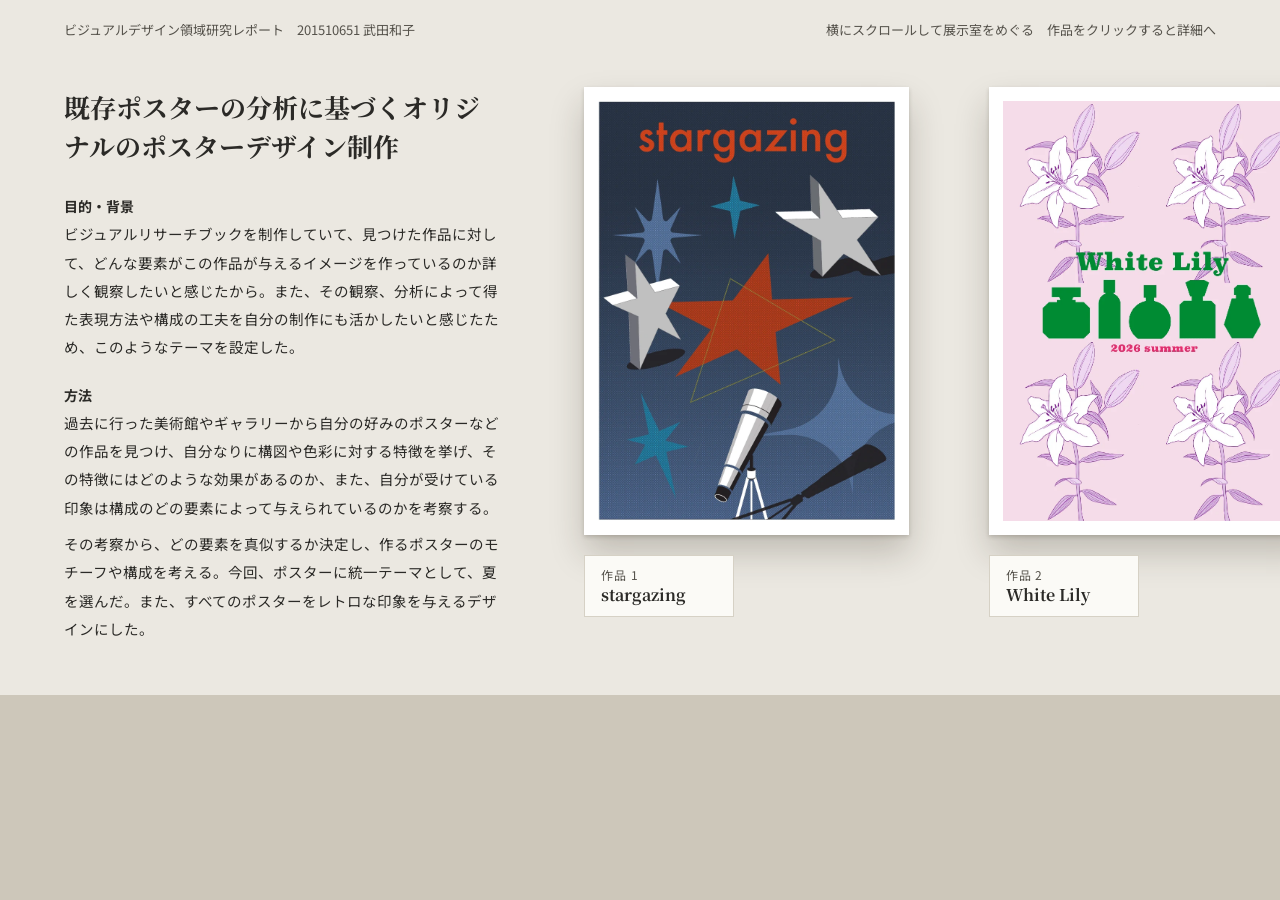
<file: index.html>
<!doctype html>
<html lang="ja">
<head>
<meta charset="utf-8">
<meta name="viewport" content="width=device-width, initial-scale=1">
<title>既存ポスターの分析に基づくオリジナルのポスターデザイン制作</title>
<link rel="preconnect" href="https://fonts.googleapis.com">
<link rel="preconnect" href="https://fonts.gstatic.com" crossorigin>
<link href="https://fonts.googleapis.com/css2?family=Noto+Sans+JP:wght@400;700&amp;family=Noto+Serif+JP:wght@400;700&amp;display=swap" rel="stylesheet">
<link rel="stylesheet" href="style.css">
</head>
<body>
<div class="wall">
  <div class="topline">
    <span>ビジュアルデザイン領域研究レポート　201510651 武田和子</span>
    <span>横にスクロールして展示室をめぐる　作品をクリックすると詳細へ</span>
  </div>
  <main class="rail">
    <section class="panel">
      <h1 class="serif">既存ポスターの分析に基づくオリジナルのポスターデザイン制作</h1>
      <h2>目的・背景</h2>
      <p>ビジュアルリサーチブックを制作していて、見つけた作品に対して、どんな要素がこの作品が与えるイメージを作っているのか詳しく観察したいと感じたから。また、その観察、分析によって得た表現方法や構成の工夫を自分の制作にも活かしたいと感じたため、このようなテーマを設定した。</p>
      <h2>方法</h2>
      <p class="tight">過去に行った美術館やギャラリーから自分の好みのポスターなどの作品を見つけ、自分なりに構図や色彩に対する特徴を挙げ、その特徴にはどのような効果があるのか、また、自分が受けている印象は構成のどの要素によって与えられているのかを考察する。</p>
      <p>その考察から、どの要素を真似するか決定し、作るポスターのモチーフや構成を考える。今回、ポスターに統一テーマとして、夏を選んだ。また、すべてのポスターをレトロな印象を与えるデザインにした。</p>
    </section>

    <div class="piece">
      <a class="frame" href="page1.html" aria-label="作品1 stargazing の詳細を見る"><img src="images/work1.webp" alt="作品1 stargazing"></a>
      <div class="plate"><div class="no">作品 1</div><div class="ttl serif">stargazing</div></div>
    </div>
    <div class="piece">
      <a class="frame" href="page2.html" aria-label="作品2 White Lily の詳細を見る"><img src="images/work2.webp" alt="作品2 White Lily"></a>
      <div class="plate"><div class="no">作品 2</div><div class="ttl serif">White Lily</div></div>
    </div>
    <div class="piece">
      <a class="frame" href="page3.html" aria-label="作品3 espresso の詳細を見る"><img src="images/work3.webp" alt="作品3 espresso"></a>
      <div class="plate"><div class="no">作品 3</div><div class="ttl serif">espresso</div></div>
    </div>
    <div class="piece">
      <a class="frame" href="page4.html" aria-label="作品4 COAST の詳細を見る"><img src="images/work4.webp" alt="作品4 COAST"></a>
      <div class="plate"><div class="no">作品 4</div><div class="ttl serif">COAST</div></div>
    </div>
    <div class="piece">
      <a class="frame" href="page5.html" aria-label="作品5 BLOW の詳細を見る"><img src="images/work5.webp" alt="作品5 BLOW"></a>
      <div class="plate"><div class="no">作品 5</div><div class="ttl serif">BLOW</div></div>
    </div>

    <section class="panel end">
      <h2 class="serif">考察と結論</h2>
      <p>１つ１つのポスターの構成をじっくり分析することでそのポスターが印象に残る理由や、美しく見える理由が具体的にわかり、色彩や構図が与える影響の大きさをより感じた。</p>
      <p>またその構成や表現方法を活かして自分なりのポスターを作ることで、今までの知識では考え付かなかったような構成で作品が作れるようになったため、既存の作品を観察することは重要なことだと思った。また、似た構成でも色彩が違えば印象はとても変わると感じたことから、与えたい印象によって作品を構成している要素ごとのバランスや、何を一番強調するべきかなど、作品を作る前に慎重に設計をすることが大切だと改めて感じた。</p>
      <p class="lead">→既存作品の分析は、デザインの表現方法を学ぶだけでなく、新たな発想を生み出すための有効な手段である</p>
    </section>
  </main>
  <div class="floor"></div>
</div>
</body>
</html>
</file>
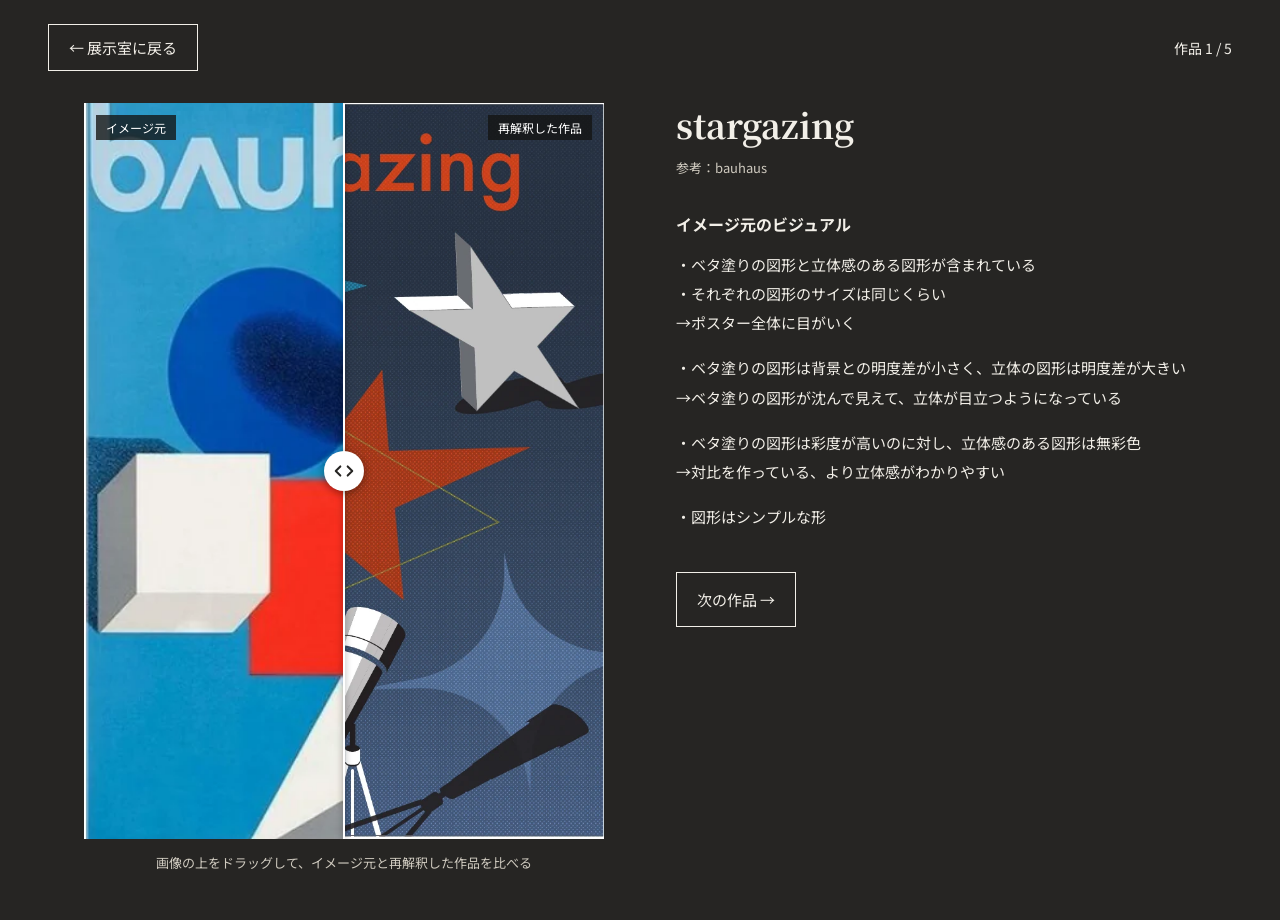
<file: page1.html>
<!doctype html>
<html lang="ja">
<head>
<meta charset="utf-8">
<meta name="viewport" content="width=device-width, initial-scale=1">
<title>作品1　stargazing</title>
<link rel="preconnect" href="https://fonts.googleapis.com">
<link rel="preconnect" href="https://fonts.gstatic.com" crossorigin>
<link href="https://fonts.googleapis.com/css2?family=Noto+Sans+JP:wght@400;700&amp;family=Noto+Serif+JP:wght@400;700&amp;display=swap" rel="stylesheet">
<link rel="stylesheet" href="style.css">
</head>
<body class="detail">
<div class="dpage">
  <div class="dbar">
    <a class="ctl" href="index.html">← 展示室に戻る</a>
    <span>作品 1 / 5</span>
  </div>
  <main class="dmain">
    <div class="stage">
      <div class="cmp">
        <img src="images/work1.webp" alt="作品1 stargazing">
        <img class="ref" src="images/ref1.webp" alt="参考にしたポスター bauhaus">
        <div class="bar"></div>
        <div class="knob"><svg width="22" height="22" viewBox="0 0 24 24" fill="none" stroke="#262523" stroke-width="2.2" stroke-linecap="round" stroke-linejoin="round" aria-hidden="true"><path d="M8 7l-5 5 5 5M16 7l5 5-5 5"/></svg></div>
        <span class="tag l">イメージ元</span>
        <span class="tag r">再解釈した作品</span>
        <input type="range" min="0" max="100" step="1" value="50" aria-label="イメージ元と再解釈した作品を比べるスライダー">
      </div>
      <p class="hint">画像の上をドラッグして、イメージ元と再解釈した作品を比べる</p>
    </div>
    <div class="info">
      <h1 class="serif">stargazing</h1>
      <p class="src">参考：bauhaus</p>
      <h2>イメージ元のビジュアル</h2>
      <p>・ベタ塗りの図形と立体感のある図形が含まれている<br>・それぞれの図形のサイズは同じくらい<br>→ポスター全体に目がいく</p>
      <p>・ベタ塗りの図形は背景との明度差が小さく、立体の図形は明度差が大きい<br>→ベタ塗りの図形が沈んで見えて、立体が目立つようになっている</p>
      <p>・ベタ塗りの図形は彩度が高いのに対し、立体感のある図形は無彩色<br>→対比を作っている、より立体感がわかりやすい</p>
      <p>・図形はシンプルな形</p>
      <div class="pager">
        <a class="ctl" href="page2.html">次の作品 →</a>
      </div>
    </div>
  </main>
</div>
<script src="script.js"></script>
</body>
</html>
</file>
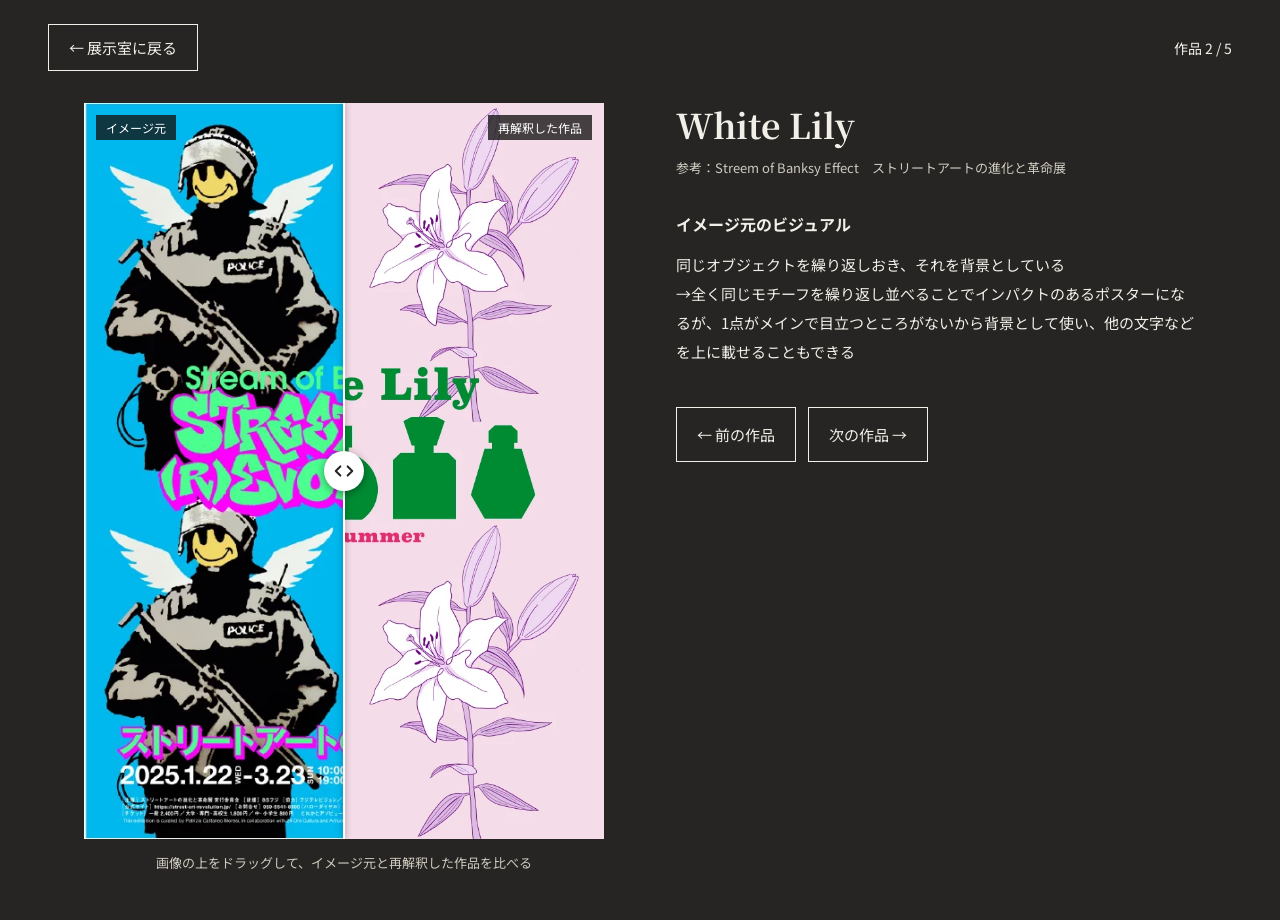
<file: page2.html>
<!doctype html>
<html lang="ja">
<head>
<meta charset="utf-8">
<meta name="viewport" content="width=device-width, initial-scale=1">
<title>作品2　White Lily</title>
<link rel="preconnect" href="https://fonts.googleapis.com">
<link rel="preconnect" href="https://fonts.gstatic.com" crossorigin>
<link href="https://fonts.googleapis.com/css2?family=Noto+Sans+JP:wght@400;700&amp;family=Noto+Serif+JP:wght@400;700&amp;display=swap" rel="stylesheet">
<link rel="stylesheet" href="style.css">
</head>
<body class="detail">
<div class="dpage">
  <div class="dbar">
    <a class="ctl" href="index.html">← 展示室に戻る</a>
    <span>作品 2 / 5</span>
  </div>
  <main class="dmain">
    <div class="stage">
      <div class="cmp">
        <img src="images/work2.webp" alt="作品2 White Lily">
        <img class="ref" src="images/ref2.webp" alt="参考にしたポスター Streem of Banksy Effect　ストリートアートの進化と革命展">
        <div class="bar"></div>
        <div class="knob"><svg width="22" height="22" viewBox="0 0 24 24" fill="none" stroke="#262523" stroke-width="2.2" stroke-linecap="round" stroke-linejoin="round" aria-hidden="true"><path d="M8 7l-5 5 5 5M16 7l5 5-5 5"/></svg></div>
        <span class="tag l">イメージ元</span>
        <span class="tag r">再解釈した作品</span>
        <input type="range" min="0" max="100" step="1" value="50" aria-label="イメージ元と再解釈した作品を比べるスライダー">
      </div>
      <p class="hint">画像の上をドラッグして、イメージ元と再解釈した作品を比べる</p>
    </div>
    <div class="info">
      <h1 class="serif">White Lily</h1>
      <p class="src">参考：Streem of Banksy Effect　ストリートアートの進化と革命展</p>
      <h2>イメージ元のビジュアル</h2>
      <p>同じオブジェクトを繰り返しおき、それを背景としている<br>→全く同じモチーフを繰り返し並べることでインパクトのあるポスターになるが、1点がメインで目立つところがないから背景として使い、他の文字などを上に載せることもできる</p>
      <div class="pager">
        <a class="ctl" href="page1.html">← 前の作品</a>
        <a class="ctl" href="page3.html">次の作品 →</a>
      </div>
    </div>
  </main>
</div>
<script src="script.js"></script>
</body>
</html>
</file>
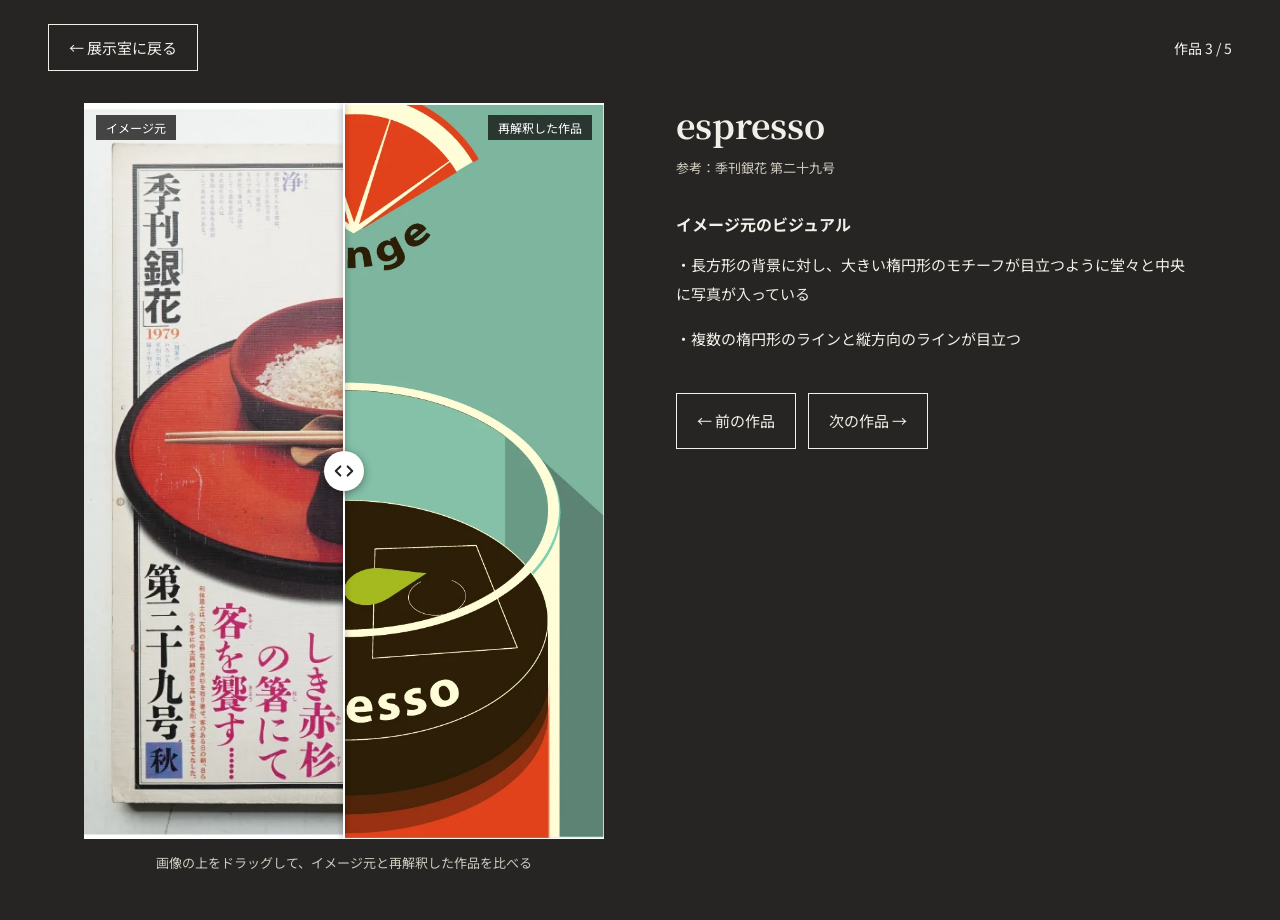
<file: page3.html>
<!doctype html>
<html lang="ja">
<head>
<meta charset="utf-8">
<meta name="viewport" content="width=device-width, initial-scale=1">
<title>作品3　espresso</title>
<link rel="preconnect" href="https://fonts.googleapis.com">
<link rel="preconnect" href="https://fonts.gstatic.com" crossorigin>
<link href="https://fonts.googleapis.com/css2?family=Noto+Sans+JP:wght@400;700&amp;family=Noto+Serif+JP:wght@400;700&amp;display=swap" rel="stylesheet">
<link rel="stylesheet" href="style.css">
</head>
<body class="detail">
<div class="dpage">
  <div class="dbar">
    <a class="ctl" href="index.html">← 展示室に戻る</a>
    <span>作品 3 / 5</span>
  </div>
  <main class="dmain">
    <div class="stage">
      <div class="cmp">
        <img src="images/work3.webp" alt="作品3 espresso">
        <img class="ref" src="images/ref3.webp" alt="参考にしたポスター 季刊銀花 第二十九号">
        <div class="bar"></div>
        <div class="knob"><svg width="22" height="22" viewBox="0 0 24 24" fill="none" stroke="#262523" stroke-width="2.2" stroke-linecap="round" stroke-linejoin="round" aria-hidden="true"><path d="M8 7l-5 5 5 5M16 7l5 5-5 5"/></svg></div>
        <span class="tag l">イメージ元</span>
        <span class="tag r">再解釈した作品</span>
        <input type="range" min="0" max="100" step="1" value="50" aria-label="イメージ元と再解釈した作品を比べるスライダー">
      </div>
      <p class="hint">画像の上をドラッグして、イメージ元と再解釈した作品を比べる</p>
    </div>
    <div class="info">
      <h1 class="serif">espresso</h1>
      <p class="src">参考：季刊銀花 第二十九号</p>
      <h2>イメージ元のビジュアル</h2>
      <p>・長方形の背景に対し、大きい楕円形のモチーフが目立つように堂々と中央に写真が入っている</p>
      <p>・複数の楕円形のラインと縦方向のラインが目立つ</p>
      <div class="pager">
        <a class="ctl" href="page2.html">← 前の作品</a>
        <a class="ctl" href="page4.html">次の作品 →</a>
      </div>
    </div>
  </main>
</div>
<script src="script.js"></script>
</body>
</html>
</file>
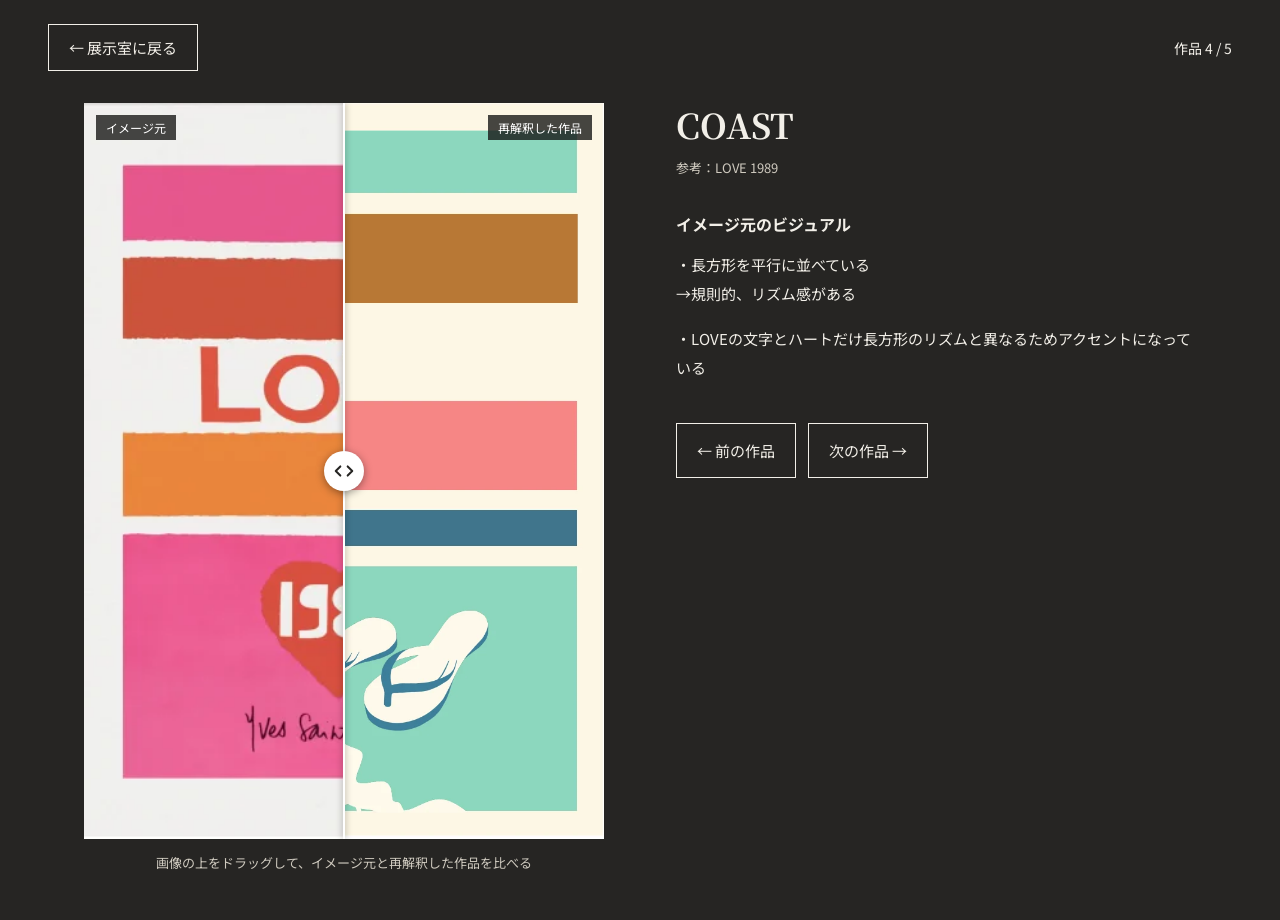
<file: page4.html>
<!doctype html>
<html lang="ja">
<head>
<meta charset="utf-8">
<meta name="viewport" content="width=device-width, initial-scale=1">
<title>作品4　COAST</title>
<link rel="preconnect" href="https://fonts.googleapis.com">
<link rel="preconnect" href="https://fonts.gstatic.com" crossorigin>
<link href="https://fonts.googleapis.com/css2?family=Noto+Sans+JP:wght@400;700&amp;family=Noto+Serif+JP:wght@400;700&amp;display=swap" rel="stylesheet">
<link rel="stylesheet" href="style.css">
</head>
<body class="detail">
<div class="dpage">
  <div class="dbar">
    <a class="ctl" href="index.html">← 展示室に戻る</a>
    <span>作品 4 / 5</span>
  </div>
  <main class="dmain">
    <div class="stage">
      <div class="cmp">
        <img src="images/work4.webp" alt="作品4 COAST">
        <img class="ref" src="images/ref4.webp" alt="参考にしたポスター LOVE 1989">
        <div class="bar"></div>
        <div class="knob"><svg width="22" height="22" viewBox="0 0 24 24" fill="none" stroke="#262523" stroke-width="2.2" stroke-linecap="round" stroke-linejoin="round" aria-hidden="true"><path d="M8 7l-5 5 5 5M16 7l5 5-5 5"/></svg></div>
        <span class="tag l">イメージ元</span>
        <span class="tag r">再解釈した作品</span>
        <input type="range" min="0" max="100" step="1" value="50" aria-label="イメージ元と再解釈した作品を比べるスライダー">
      </div>
      <p class="hint">画像の上をドラッグして、イメージ元と再解釈した作品を比べる</p>
    </div>
    <div class="info">
      <h1 class="serif">COAST</h1>
      <p class="src">参考：LOVE 1989</p>
      <h2>イメージ元のビジュアル</h2>
      <p>・長方形を平行に並べている<br>→規則的、リズム感がある</p>
      <p>・LOVEの文字とハートだけ長方形のリズムと異なるためアクセントになっている</p>
      <div class="pager">
        <a class="ctl" href="page3.html">← 前の作品</a>
        <a class="ctl" href="page5.html">次の作品 →</a>
      </div>
    </div>
  </main>
</div>
<script src="script.js"></script>
</body>
</html>
</file>
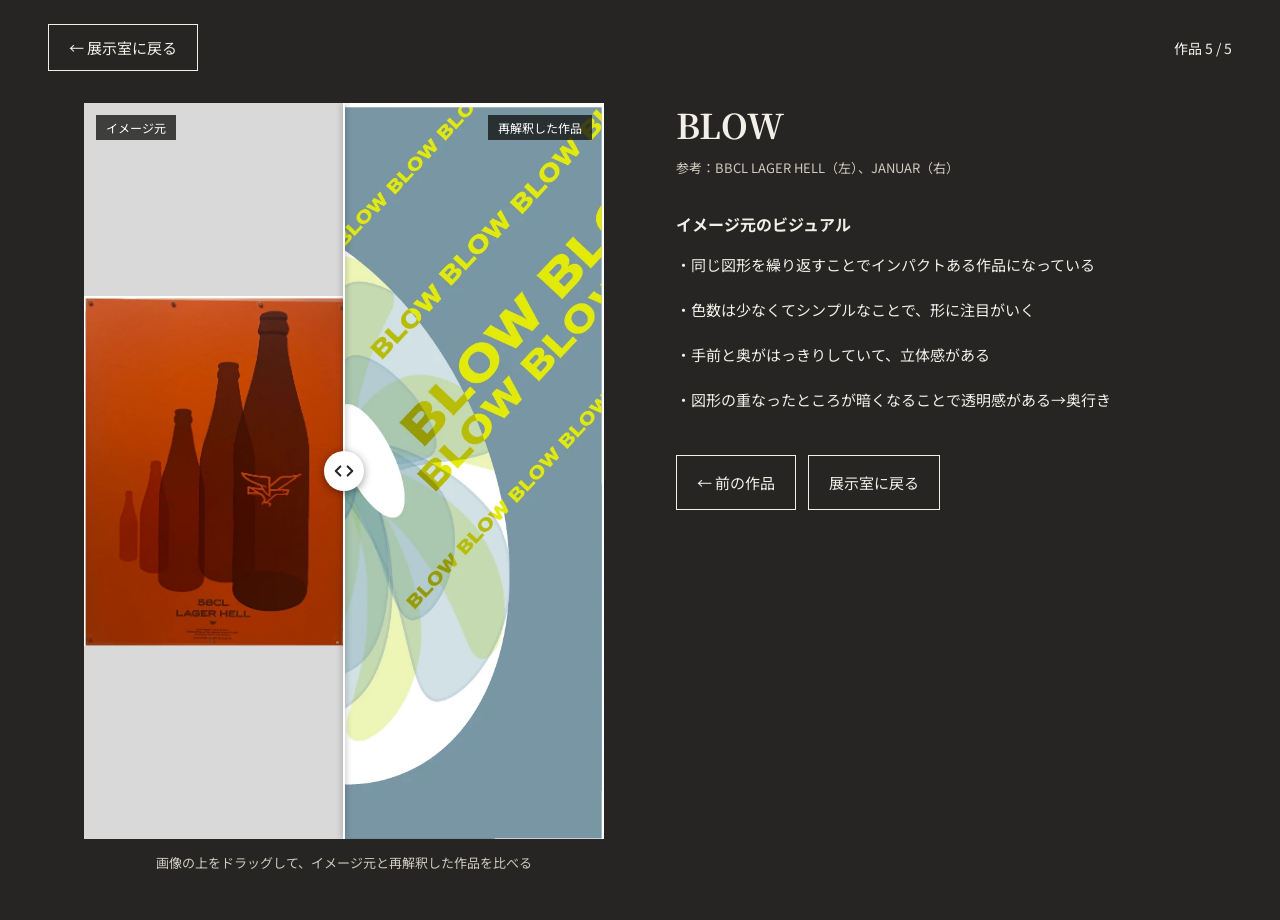
<file: page5.html>
<!doctype html>
<html lang="ja">
<head>
<meta charset="utf-8">
<meta name="viewport" content="width=device-width, initial-scale=1">
<title>作品5　BLOW</title>
<link rel="preconnect" href="https://fonts.googleapis.com">
<link rel="preconnect" href="https://fonts.gstatic.com" crossorigin>
<link href="https://fonts.googleapis.com/css2?family=Noto+Sans+JP:wght@400;700&amp;family=Noto+Serif+JP:wght@400;700&amp;display=swap" rel="stylesheet">
<link rel="stylesheet" href="style.css">
</head>
<body class="detail">
<div class="dpage">
  <div class="dbar">
    <a class="ctl" href="index.html">← 展示室に戻る</a>
    <span>作品 5 / 5</span>
  </div>
  <main class="dmain">
    <div class="stage">
      <div class="cmp contain">
        <img src="images/work5.webp" alt="作品5 BLOW">
        <img class="ref" src="images/ref5.webp" alt="参考にしたポスター 左：BBCL LAGER HELL、右：JANUAR">
        <div class="bar"></div>
        <div class="knob"><svg width="22" height="22" viewBox="0 0 24 24" fill="none" stroke="#262523" stroke-width="2.2" stroke-linecap="round" stroke-linejoin="round" aria-hidden="true"><path d="M8 7l-5 5 5 5M16 7l5 5-5 5"/></svg></div>
        <span class="tag l">イメージ元</span>
        <span class="tag r">再解釈した作品</span>
        <input type="range" min="0" max="100" step="1" value="50" aria-label="イメージ元と再解釈した作品を比べるスライダー">
      </div>
      <p class="hint">画像の上をドラッグして、イメージ元と再解釈した作品を比べる</p>
    </div>
    <div class="info">
      <h1 class="serif">BLOW</h1>
      <p class="src">参考：BBCL LAGER HELL（左）、JANUAR（右）</p>
      <h2>イメージ元のビジュアル</h2>
      <p>・同じ図形を繰り返すことでインパクトある作品になっている</p>
      <p>・色数は少なくてシンプルなことで、形に注目がいく</p>
      <p>・手前と奥がはっきりしていて、立体感がある</p>
      <p>・図形の重なったところが暗くなることで透明感がある→奥行き</p>
      <div class="pager">
        <a class="ctl" href="page4.html">← 前の作品</a>
        <a class="ctl" href="index.html">展示室に戻る</a>
      </div>
    </div>
  </main>
</div>
<script src="script.js"></script>
</body>
</html>
</file>
<file: style.css>
*,*::before,*::after{box-sizing:border-box}
body{margin:0;background:#ebe8e1;color:#2b2a27;font-family:"Noto Sans JP",sans-serif}
.serif{font-family:"Noto Serif JP",serif}
a:focus-visible,button:focus-visible{outline:3px solid #b4532a;outline-offset:4px}

/* ---------- gallery wall (index.html) ---------- */
.wall{min-height:100vh;display:flex;flex-direction:column}
.topline{display:flex;justify-content:space-between;flex-wrap:wrap;gap:8px 24px;padding:20px 64px 0;font-size:13px;color:#55524b}
.rail{display:flex;align-items:flex-start;gap:80px;overflow-x:auto;padding:48px 64px 32px}
.panel{flex:none;width:min(86vw,440px);font-size:14.5px;line-height:1.95}
.panel h1{margin:0 0 28px;font-size:26px;line-height:1.5;font-weight:700}
.panel h2{margin:0;font-size:14px;font-weight:700}
.panel p{margin:0 0 20px}
.panel p.tight{margin:0 0 8px}
.panel.end h2{margin:0 0 16px;font-size:22px}
.panel.end p{margin:0 0 16px}
.panel.end p.lead{margin:0;font-weight:700}
.piece{flex:none;display:flex;flex-direction:column;align-items:flex-start;gap:20px}
a.frame{display:block;background:#fff;padding:14px;box-shadow:0 18px 32px rgba(40,34,20,.22),0 2px 4px rgba(40,34,20,.18);transition:transform .3s ease}
a.frame:hover{transform:translateY(-6px)}
a.frame img{display:block;height:420px;width:auto}
.plate{background:#fbfaf6;border:1px solid #d6d1c5;padding:10px 16px;min-width:150px}
.plate .no{font-size:12px;color:#55524b;letter-spacing:.08em}
.plate .ttl{font-size:16px;font-weight:700}
.floor{flex-grow:1;min-height:120px;background:#cdc7ba}

/* ---------- detail pages ---------- */
body.detail{background:#262523;color:#f2efe8}
.dpage{min-height:100vh;display:flex;flex-direction:column}
.dbar{display:flex;justify-content:space-between;align-items:center;flex-wrap:wrap;gap:12px;padding:24px 48px;font-size:14px}
a.ctl{display:inline-flex;align-items:center;border:1px solid #f2efe8;color:#f2efe8;text-decoration:none;font-size:15px;padding:12px 20px;min-height:44px}
a.ctl:hover{background:#f2efe8;color:#262523}
a.ctl:focus-visible{outline-color:#f2efe8}
.dmain{display:flex;flex-wrap:wrap;gap:48px 72px;justify-content:center;align-items:flex-start;padding:8px 48px 48px}
.stage{flex:0 1 520px;width:100%;min-width:0}
.cmp{--pos:50;position:relative;width:100%;aspect-ratio:822/1164;overflow:hidden;background:#d9d9d9}
.cmp img{position:absolute;inset:0;width:100%;height:100%;object-fit:cover}
.cmp img.ref{background:#d9d9d9;clip-path:inset(0 calc(100% - var(--pos) * 1%) 0 0)}
.cmp.contain img.ref{object-fit:contain}
.cmp .bar{position:absolute;top:0;bottom:0;left:calc(var(--pos) * 1%);width:2px;margin-left:-1px;background:#fff;box-shadow:0 0 6px rgba(0,0,0,.5)}
.cmp .knob{position:absolute;top:50%;left:calc(var(--pos) * 1%);width:40px;height:40px;margin:-20px 0 0 -20px;border-radius:50%;background:#fff;box-shadow:0 2px 8px rgba(0,0,0,.4);display:flex;align-items:center;justify-content:center}
.cmp .tag{position:absolute;top:12px;background:rgba(20,20,18,.78);color:#fff;font-size:12px;padding:4px 10px}
.cmp .tag.l{left:12px}
.cmp .tag.r{right:12px}
.cmp input{position:absolute;inset:0;width:100%;height:100%;margin:0;opacity:0;cursor:ew-resize}
.cmp:focus-within{outline:3px solid #f2efe8;outline-offset:4px}
.hint{margin:14px 0 0;font-size:13px;color:#cfcabf;text-align:center}
.info{flex:1 1 340px;max-width:520px;min-width:0;font-size:15px;line-height:1.95}
.info h1{margin:0 0 8px;font-size:34px;line-height:1.3;font-weight:700}
.info .src{margin:0 0 28px;font-size:13px;color:#cfcabf}
.info h2{margin:0 0 10px;font-size:16px;font-weight:700}
.info p{margin:0 0 16px}
.pager{display:flex;flex-wrap:wrap;gap:12px;margin-top:40px}
</file>
